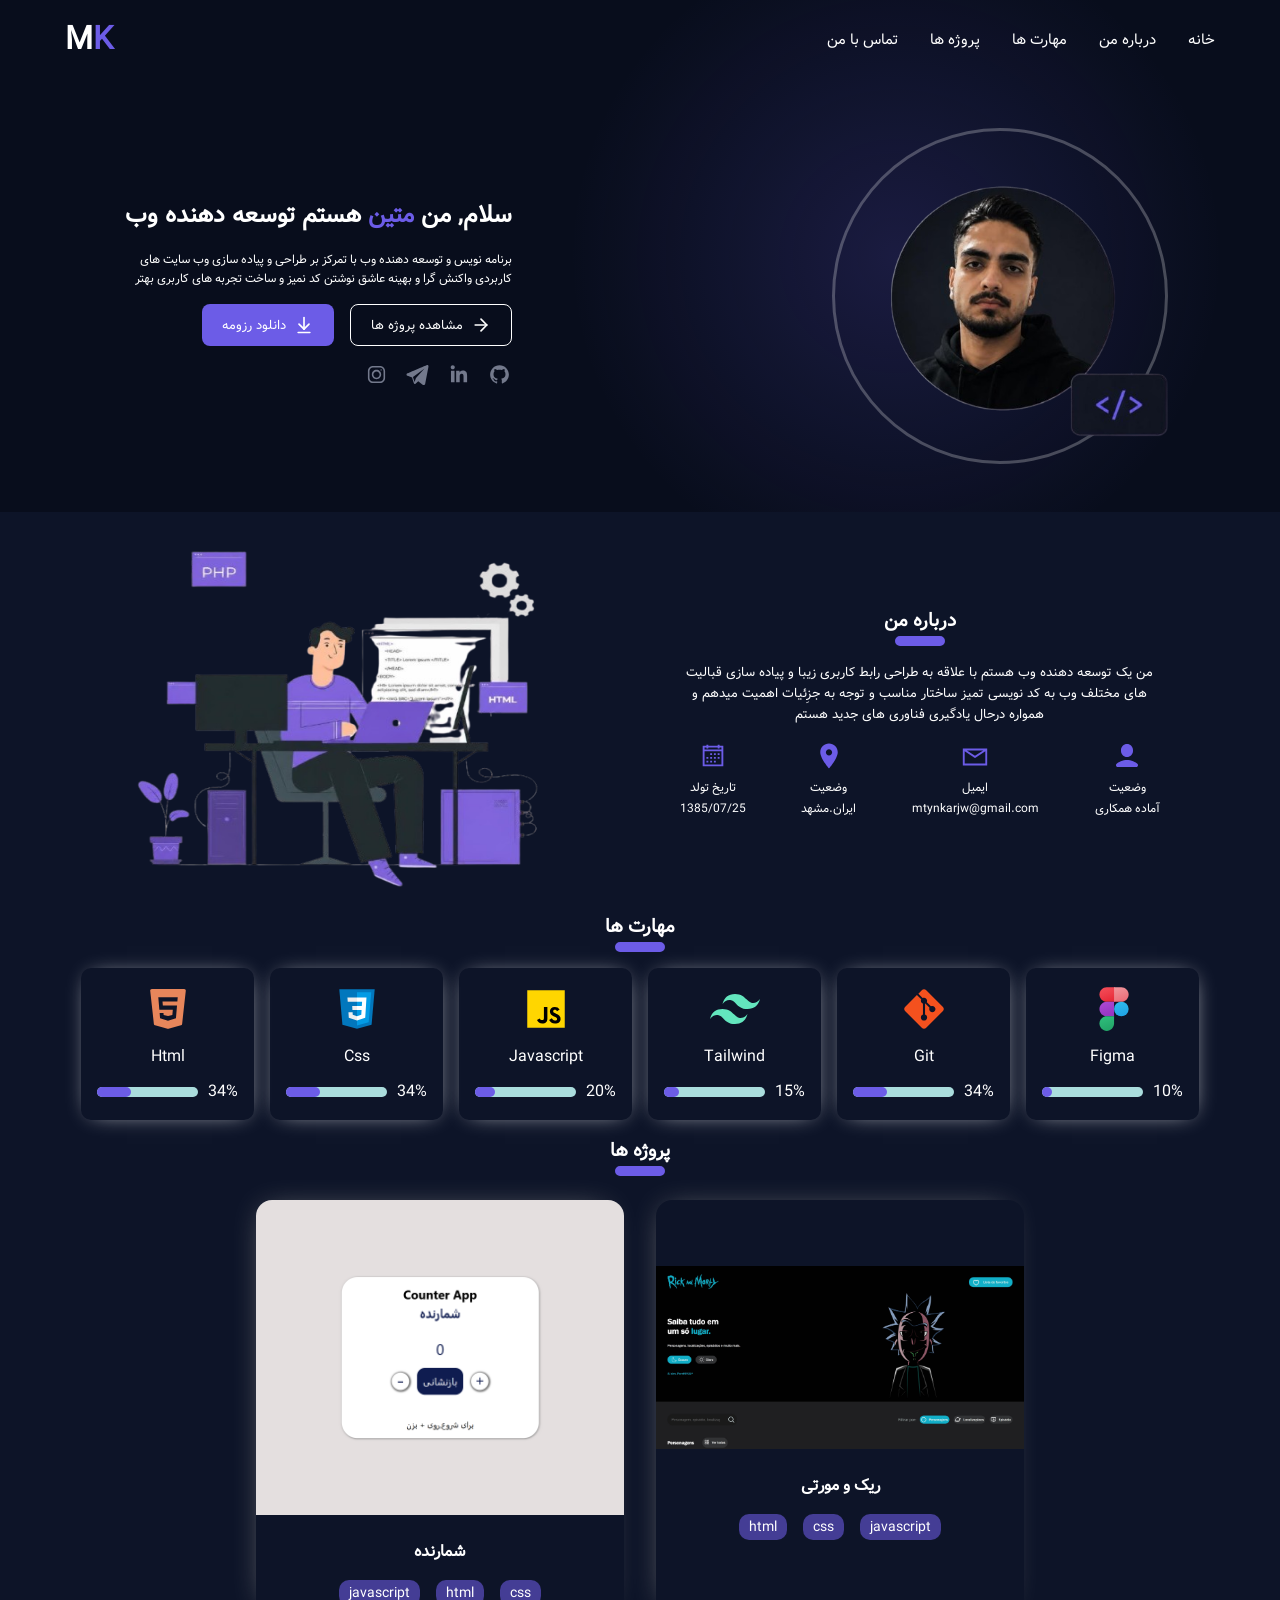
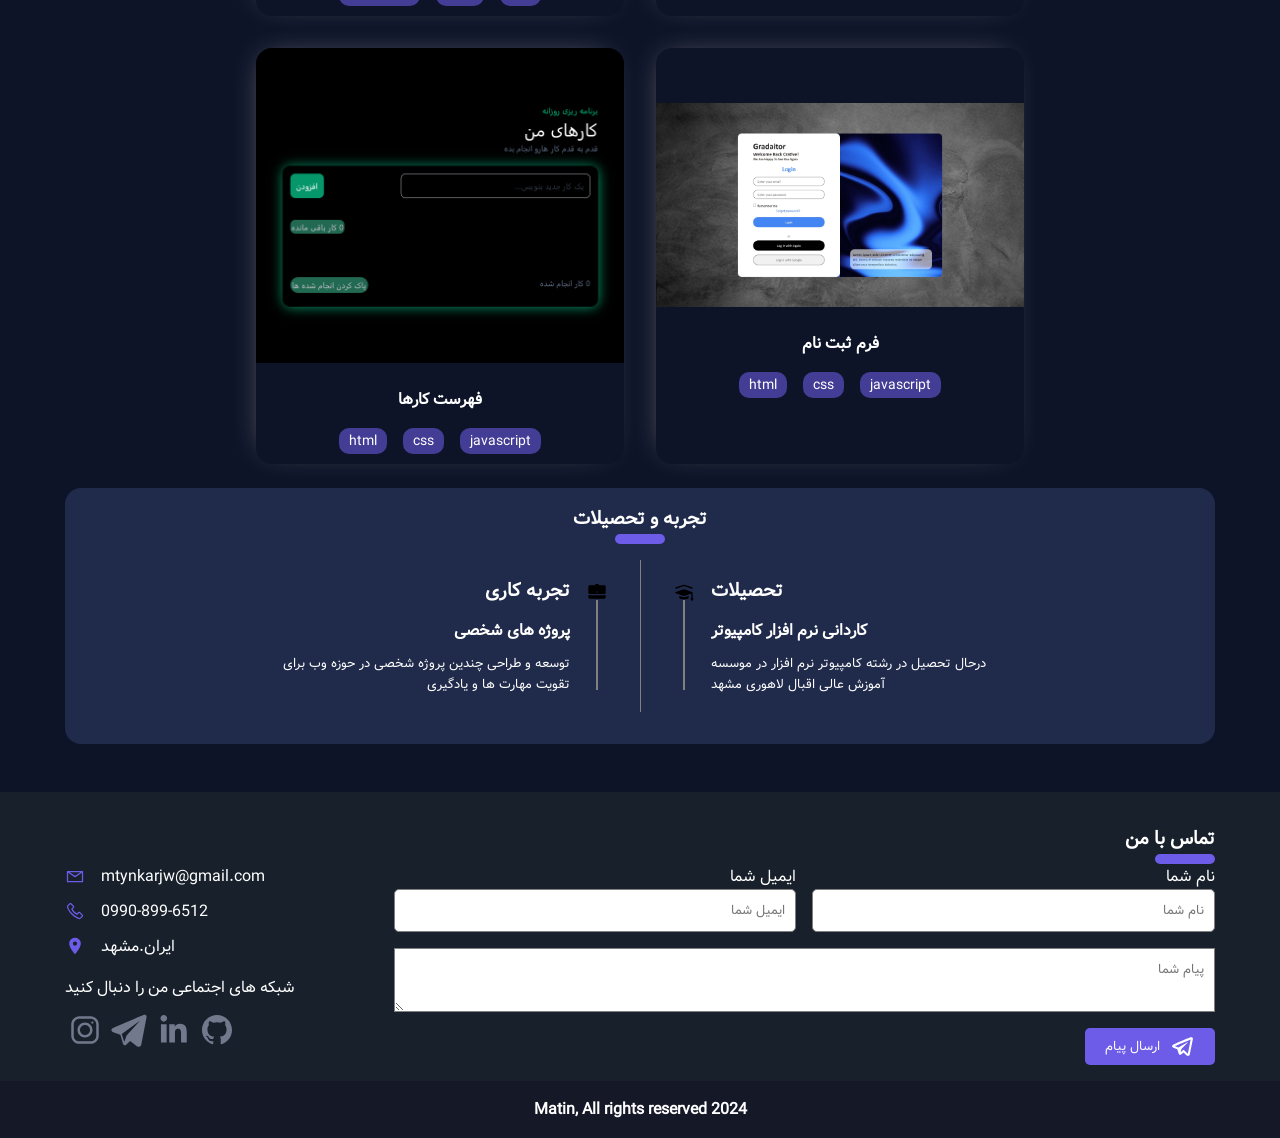
<file: index.html>
<!DOCTYPE html>
<html lang="en">
<head>
    <meta charset="UTF-8">
    <meta name="viewport" content="width=device-width, initial-scale=1.0">
    <title></title>
    <link rel="stylesheet" href="./Style/Home.css">
</head>
<body>
    <header id="header">
        <div class="mobile-menu">
            <img src="./IMG/close.svg" alt="close-icon">
            <nav>
                <ul>
                    <li><a href="index.html">خانه</a></li>
                    <li><a href="#about-me">درباره من</a></li>
                    <li><a href="#skills">مهارت ها</a></li>
                    <li><a href="#Projects">پروژه ها</a></li>
                    <li><a href="#contact-me">تماس با من</a></li>
                </ul>
            </nav>
            <h1>M<span>K</span></h1>
        </div>
        <div class="container">
            <div class="container__menuLogo">
                <nav>
                    <ul>
                        <li><a href="index.html">خانه</a></li>
                        <li><a href="#about-me">درباره من</a></li>
                        <li><a href="#skills">مهارت ها</a></li>
                        <li><a href="#Projects">پروژه ها</a></li>
                        <li><a href="#contact-me">تماس با من</a></li>
                    </ul>
                </nav>
                <img src="./IMG/menu.svg" alt="menu-icon" class="menu-header">
                <h1>M<span>K</span></h1>
            </div>
            <div class="container__titleImg">
                <div class="container__titleImg__pictore">
                    <div class="container__titleImg__border-img">
                        <img src="./IMG/profie.png" alt="">
                    </div>
                </div>
                <div class="container__titleImg__title">
                    <h2>سلام, من <span>متین </span>هستم توسعه دهنده وب </h2>
                    <p>برنامه نویس و توسعه دهنده وب با تمرکز بر طراحی و پیاده سازی وب سایت های کاربردی واکنش گرا و بهینه عاشق نوشتن کد نمیز و ساخت تجربه های کاربری بهتر</p>
                    <div class="container__titleImg__title--btns">
                        <button class="container__titleImg__title--btnsee" onclick="btnProject()">
                            <svg xmlns="http://www.w3.org/2000/svg" width="24" height="24" viewBox="0 0 24 24" fill="none" stroke="#fff" stroke-width="2" stroke-linecap="round" stroke-linejoin="round" class="lucide lucide-arrow-right-icon lucide-arrow-right"><path d="M5 12h14"/><path d="m12 5 7 7-7 7"/></svg>
                            مشاهده پروژه ها
                        </button>
                        <button class="container__titleImg__title--btnDownload" onclick="btndownload()">
                            <svg xmlns="http://www.w3.org/2000/svg" width="24" height="24" viewBox="0 0 24 24" fill="none" stroke="#fff" stroke-width="2" stroke-linecap="round" stroke-linejoin="round" class="lucide lucide-arrow-down-to-line-icon lucide-arrow-down-to-line"><path d="M12 17V3"/><path d="m6 11 6 6 6-6"/><path d="M19 21H5"/></svg>
                            دانلود رزومه
                        </button>
                    </div>
                    <div class="container__titleImg__title--icons">
                        <a href="#"><img src="./IMG/github.svg" alt="Github"></a>
                        <a href="#"><img src="./IMG/linkedin.svg" alt="linkedin"></a>
                        <a href="#"><img src="./IMG/telegram.svg" alt="telegram"></a>
                        <a href="#"><img src="./IMG/instagram.svg" alt="instagram"></a>
                    </div>
                </div>
            </div>
        </div>
    </header>
    <main>
        <div class="container">
            <section class="about-me" id="about-me">
                <div class="about-me__information">
                    <h3>درباره من</h3>
                    <small>من یک توسعه دهنده وب هستم با علاقه به طراحی رابط کاربری زیبا و پیاده سازی قبالیت های مختلف وب به کد نویسی تمیز ساختار مناسب و توجه به جزِئیات اهمیت  میدهم و همواره درحال یادگیری فناوری های جدید هستم</small>
                    <div class="about-me__nav-carts">
                        <div class="about-me__cart">
                            <img src="./IMG/user.svg" alt="user-icone">
                            <p>وضعیت</p>
                            <p>آماده همکاری</p>
                        </div>
                        <div class="about-me__cart">
                            <img src="./IMG/email.svg" alt="email-icone">
                            <p>ایمیل</p>
                            <p>mtynkarjw@gmail.com</p>
                        </div>
                        <div class="about-me__cart">
                            <img src="./IMG/location.svg" alt="location-icone">
                            <p>وضعیت</p>
                            <p>ایران.مشهد</p>
                        </div>
                        <div class="about-me__cart">
                            <img src="./IMG/calendar.svg" alt="calendar-icone">
                            <p>تاریخ تولد</p>
                            <p>1385/07/25</p>
                        </div>
                    </div>
                </div>
                <div class="about-me__image">
                    <img src="./IMG/pc-main.png" alt="pc-main">
                </div>
            </section>
            <section class="skills" id="skills">
                <h3>مهارت ها</h3>
                <div class="skills__carts">
                    <div class="skills__cart">
                        <img src="./IMG/figma.svg" alt="figma-icon">
                        <p>Figma</p>
                        <div class="skills__nav">
                            <p>0%</p>
                            <div class="skills__skill-bar">
                                <div class="skills__skill-progress--figma" data-percent="80"></div>
                            </div>
                        </div>
                    </div>
                    <div class="skills__cart">
                        <img src="./IMG/git.svg" alt="git-icon">
                        <p>Git</p>
                        <div class="skills__nav">
                            <p>0%</p>
                            <div class="skills__skill-bar">
                                <div class="skills__skill-progress--git" data-percent="40"></div>
                            </div>
                        </div>
                    </div>
                    <div class="skills__cart">
                        <img src="./IMG/tailwind-css.svg" alt="tailwindcss-icon">
                        <p>Tailwind</p>
                        <div class="skills__nav">
                            <p>0%</p>
                            <div class="skills__skill-bar">
                                <div class="skills__skill-progress--tailwind" data-percent="20"></div>
                            </div>
                        </div>
                    </div>
                    <div class="skills__cart">
                        <img src="./IMG/javascript.svg" alt="javascript-icon">
                        <p>Javascript</p>
                        <div class="skills__nav">
                            <p>0%</p>
                            <div class="skills__skill-bar">
                                <div class="skills__skill-progress-javascript" data-percent="10"></div>
                            </div>
                        </div>
                    </div>
                    <div class="skills__cart">
                        <img src="./IMG/css3.svg" alt="css-icon">
                        <p>Css</p>
                        <div class="skills__nav">
                            <p>0%</p>
                            <div class="skills__skill-bar">
                                <div class="skills__skill-progress--css" data-percent="90"></div>
                            </div>
                        </div>
                    </div>
                    <div class="skills__cart">
                        <img src="./IMG/html.svg" alt="html-icon">
                        <p>Html</p>
                        <div class="skills__nav">
                            <p>%</p>
                            <div class="skills__skill-bar">
                                <div class="skills__skill-progress--html" data-percent="95"></div>
                            </div>
                        </div>
                    </div>
                </div> 
            </section>
            <section class="Projects" id="Projects">
                <h3>پروژه ها</h3>
                <div class="Projects__carts">
                    <div class="Projects__cart">
                        <a href="Projects/پروژه 9 - ریک مورتی/index.html">
                            <img src="./IMG/Rick.jpg" alt="Rick">
                        </a>
                        <h4>ریک و مورتی</h4>
                        <div class="Projects__filter-p">
                            <p>javascript</p>
                            <p>css</p>
                            <p>html</p>
                        </div>
                    </div>
                    <div class="Projects__cart">
                        <a href="Projects/Counter App/index.html">
                            <img src="./IMG/counter.png" alt="counter">
                        </a>
                        <h4>شمارنده</h4>
                        <div class="Projects__filter-p">
                            <p>css</p>
                            <p>html</p>
                            <p>javascript</p>
                        </div>
                    </div>
                    <div class="Projects__cart">
                        <a href="./Projects/پروژه 03 - فرم2/index.html">
                            <img src="./IMG/Form.jpg" alt="Form">
                        </a>
                        <h4>فرم ثبت نام</h4>
                        <div class="Projects__filter-p">
                            <p>javascript</p>
                            <p>css</p>
                            <p>html</p>
                        </div>
                    </div>
                    <div class="Projects__cart">
                        <a href="Projects/To Do List/index.html">
                            <img src="IMG/Todo list.png" alt="Todo list">
                        </a>
                        <h4>فهرست کارها</h4>
                        <div class="Projects__filter-p">
                            <p>javascript</p>
                            <p>css</p>
                            <p>html</p>
                        </div>
                    </div>
                </div>
            </section>
            <section class="Experience-Education">
                <h3>تجربه و تحصیلات</h3>
                <div class="Experience-Education__nav">
                    <div class="Experience-Education__experience">
                        <div class="Experience-Education__title">
                            <h3>تحصیلات</h3>
                            <h4>کاردانی نرم افزار کامپیوتر</h4>
                            <small>درحال تحصیل در رشته کامپیوتر نرم افزار در موسسه آموزش عالی اقبال لاهوری مشهد</small>
                        </div>
                        <div class="Experience-Education__image">
                            <img src="./IMG/student_center.svg" alt="student-icone">
                        </div>
                    </div>
                    <div class="Experience-Education__education">
                        <div class="Experience-Education__image">
                            <img src="./IMG/briefcase.svg" alt="briefcase-icone">
                        </div>
                        <div class="Experience-Education__title">
                            <h3>تجربه کاری</h3>
                            <h4>پروژه های شخصی</h4>
                            <small>توسعه و طراحی چندین پروژه شخصی در حوزه وب برای تقویت مهارت ها و یادگیری</small>
                        </div>
                    </div>
                </div>
            </section>
        </div>
    </main>
    <footer>
        <div class="container">
            <section class="contact-me">
                <h3>تماس با من</h3>
                <div class="contact-me__nav">
                    <div class="contact-me__inputs">
                        <form action="" class="contact-me__form">
                            <div>
                                <label for="name">
                                    نام شما
                                    <input type="text" placeholder="نام شما" id="name" class="contact-me__input-name">
                                </label>
                                <label for="">
                                    ایمیل شما
                                    <input type="text" placeholder="ایمیل شما" class="contact-me__input-email">
                                </label>
                            </div>
                            <div>
                                <textarea name="" id="" placeholder="پیام شما" class="contact-me__input-comments"></textarea>
                            </div>
                            <div>
                                <button class="contact-me__btn" type="submit">
                                    <img src="./IMG/telegram_app.svg" alt="telegram-icon">
                                    ارسال پیام
                                </button>
                            </div>
                        </form>
                    </div>
                    <div class="contact-me__titls" id="contact-me">
                        <div class="contact-me__information">
                            <p>
                                mtynkarjw@gmail.com
                                <img src="./IMG/email.svg" alt="email-icon">
                            </p>
                            <p>
                                0990-899-6512
                                <img src="./IMG/phone.svg" alt="phone-icon">
                            </p>
                            <p>
                                ایران.مشهد
                                <img src="./IMG/location.svg" alt="location-icon">
                            </p>
                        </div>
                        <div class="contact-me__social-networks">
                            <p>شبکه های اجتماعی من را دنبال کنید</p>
                            <div class="contact-me__nav-icon">
                                <a href="#"><img src="./IMG/github.svg" alt="Github"></a>
                                <a href="#"><img src="./IMG/linkedin.svg" alt="linkedin"></a>
                                <a href="#"><img src="./IMG/telegram.svg" alt="telegram"></a>
                                <a href="#"><img src="./IMG/instagram.svg" alt="instagram"></a>
                            </div>
                        </div>
                    </div>
                </div>
            </section>
        </div>
        <div class="box-color">
            <h4>2024 Matin, All rights reserved</h4>
        </div>
    </footer>
    <script src="./JS/js.js"></script>
</body>
</html>
</file>
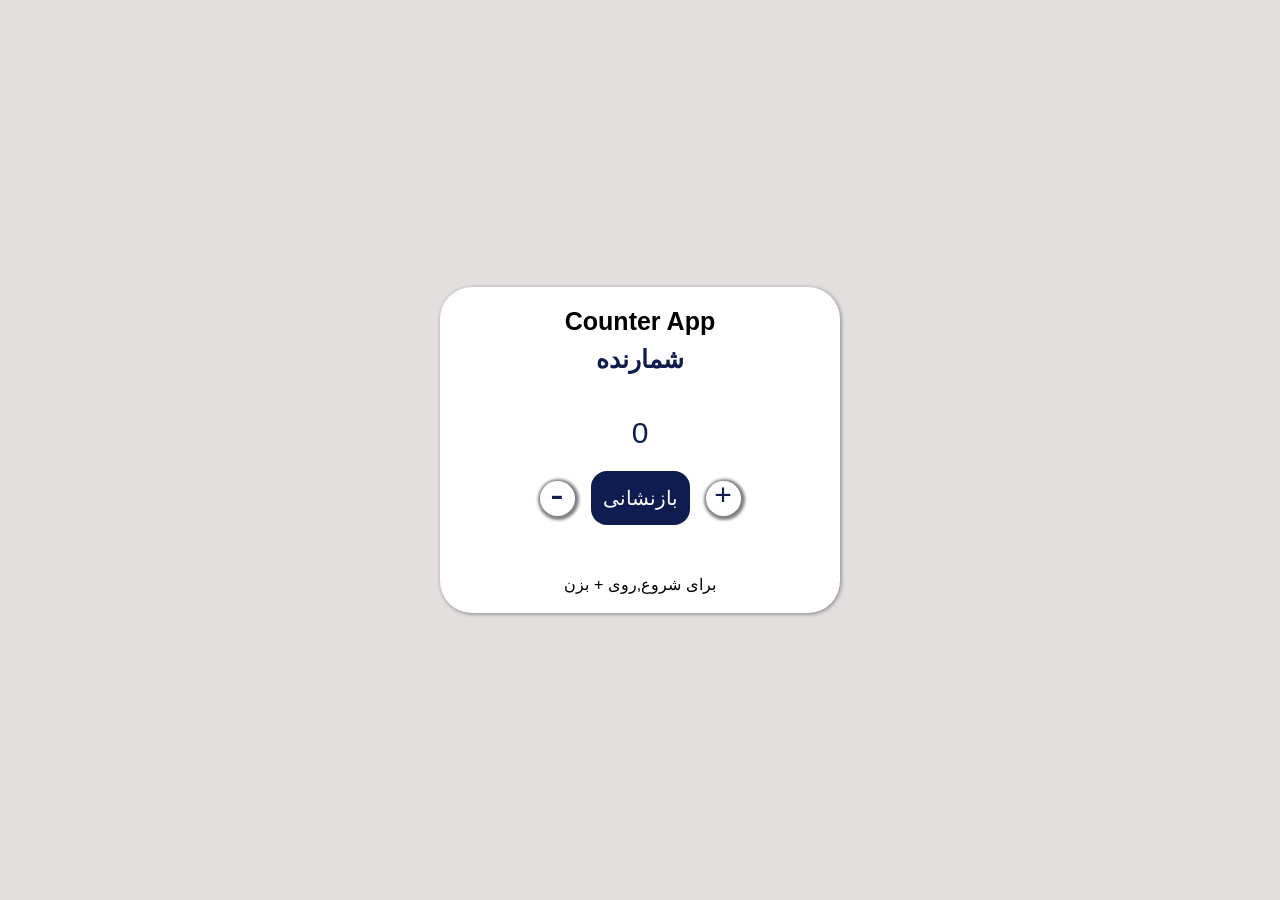
<file: Projects/Counter App/index.html>
<!DOCTYPE html>
<html lang="en">
<head>
    <meta charset="UTF-8">
    <meta name="viewport" content="width=device-width, initial-scale=1.0">
    <title>Counter App</title>
    <link rel="stylesheet" href="./src/output.css">
</head>
<body class="w-full m-0 h-[100vh] bg-[#e4dfdf] flex justify-center items-center">
    <div class="w-[25rem] bg-white shadow-[1px_1px_4px_0px_gray] flex flex-col rounded-[2rem]">
        <div class="p-4 text-center">
            <h2 class="text-[25px] font-bold">Counter App</h2>
            <h2 class="text-[25px] font-bold text-[#0f1c50]">شمارنده</h2>
        </div>
        <div class="p-4">
            <div class="Counter text-center text-[30px] text-[#0f1c50]"></div>
            <div class="p-4 flex gap-4 justify-center items-center">
                <button class="minus text-[#0f1c50] shadow-[1px_1px_3px_3px_gray] bg-white w-[35px] h-[35px] rounded-[2rem] flex justify-center items-center text-[40px] pb-[8px] cursor-pointer select-none">-</button>
                <div class="btn-Counter text-[20px] bg-[#0f1c50] text-white p-3 rounded-[1rem] cursor-pointer">بازنشانی</div>
                <button class="Addition text-[#0f1c50] shadow-[1px_1px_3px_3px_gray] bg-white w-[35px] h-[35px] rounded-[2rem] flex justify-center items-center text-[30px] pb-[8px] select-none cursor-pointer">+</button>
            </div>
        </div>
        <div class="p-4 text-center">
            <p>برای شروع,روی + بزن</p>
        </div>
    </div>
    <script src="./Js/main.js"></script>
</body>
</html>
</file>
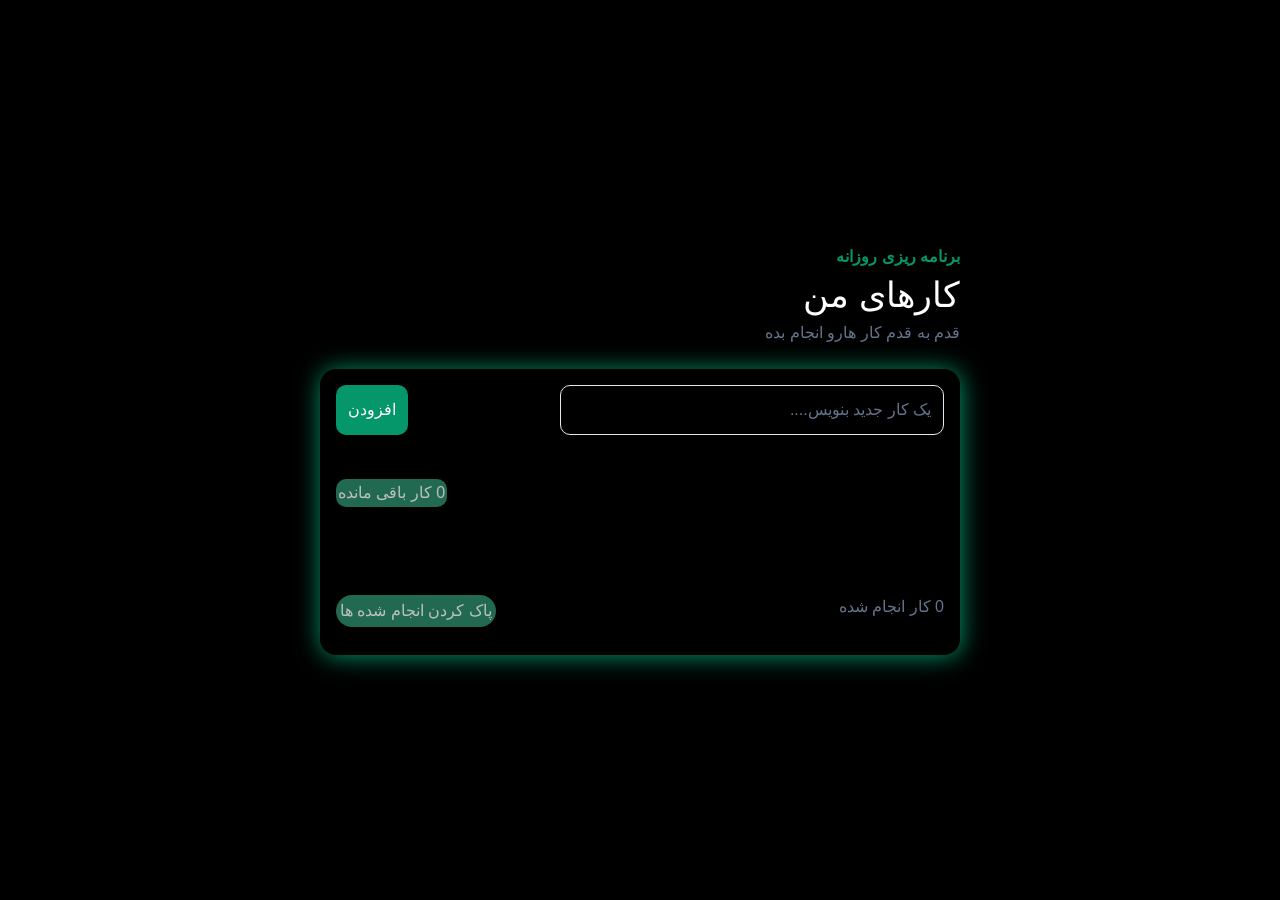
<file: Projects/To Do List/index.html>
<!DOCTYPE html>
<html lang="fa" dir="rtl">
<head>
    <meta charset="UTF-8">
    <meta name="viewport" content="width=device-width, initial-scale=1.0">
    <title>To Do List</title>
    <link rel="stylesheet" href="./src/output.css">
</head>
<body class="flex justify-center items-center h-[100vh] bg-black">
    <div class="w-[100%] max-w-[40rem]">
        <p class="text-[#059669] font-[700]">برنامه ریزی روزانه</p>
        <p class="text-[35px] text-white">کارهای من</p>
        <p class="text-[#64748B]">قدم به قدم کار هارو انجام بده</p>
        <div class="flex flex-col justify-between shadow-[1px_1px_25px_0px_#059669] rounded-[1rem] mt-6">
            <div class=" p-4 mb-3 flex justify-between">
                <input id="input-work" type="text" placeholder="یک کار جدید بنویس...." class="w-[24rem] p-3 border-[1px] border-[#E2E8F0] outline-none rounded-[10px] text-[#64748B]">
                <button type="button" id="btn-add" class="bg-[#059669] p-3 border-none rounded-[10px] text-white">افزودن</button>
            </div>
            <div class=" p-4 mb-3 flex justify-between">
                <p>امروز</p>
                <p class="bg-[#226951] rounded-[10px] p-0.5 text-[#bdbfc2]"><span id="counter-Baghi">0</span> کار باقی مانده</p>
            </div>
            <div class=" p-4 mb-3">
                <div>
                    <ul id="list">
                     
                    </ul>
                </div>
            </div>
            <div class=" p-4 mb-3 flex justify-between ">
                <p class="text-[#64748B]"><span id="counter-shode">0</span> کار انجام شده</p>
                <p id="btn-clear" class="text-[#bdbfc2] bg-[#226951] rounded-3xl p-1">پاک کردن انجام شده ها</p>
            </div>
        </div>
    </div>
    <script src="./index.js"></script>
</body>
</html>
</file>
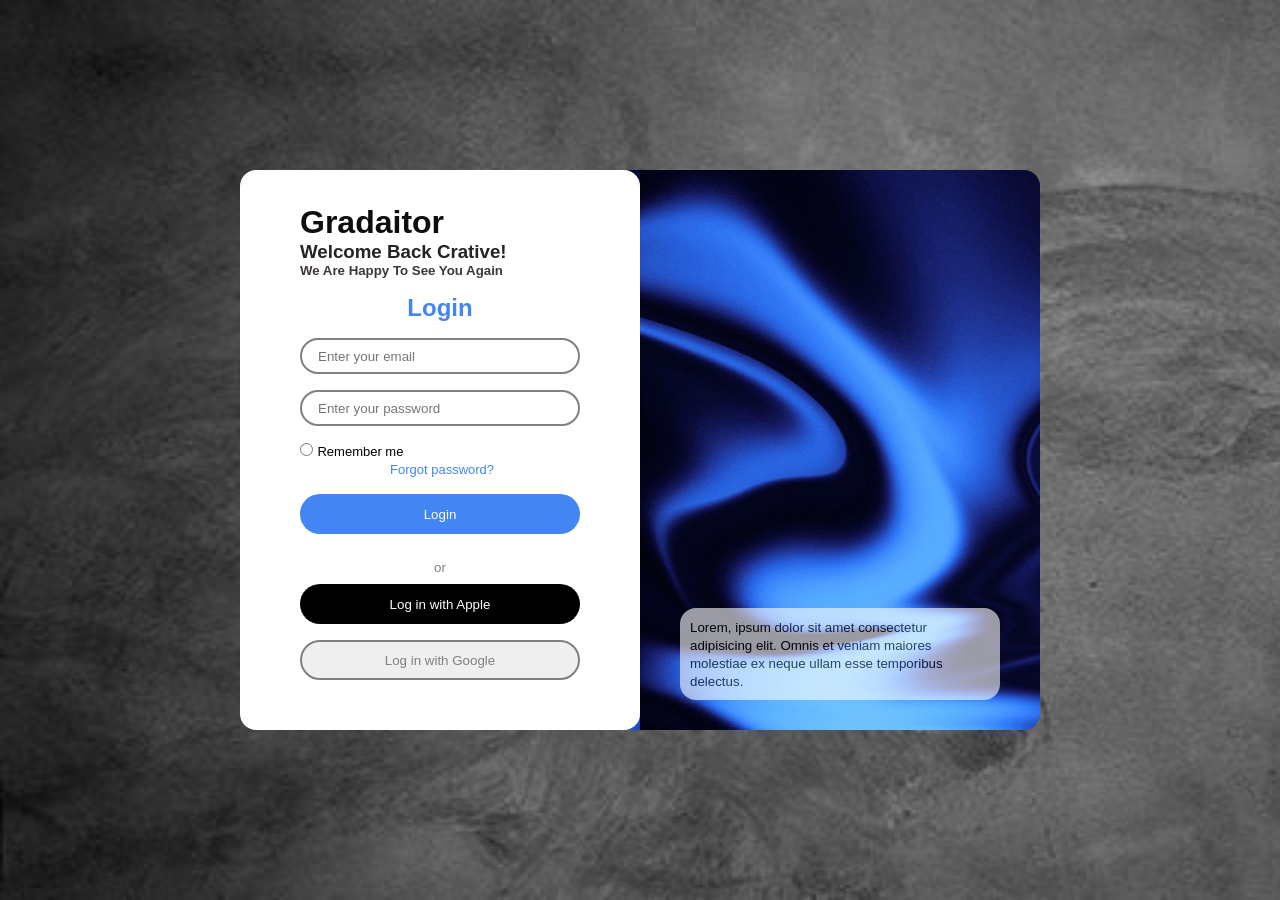
<file: Projects/پروژه 03 - فرم2/index.html>
<!DOCTYPE html>
<html lang="en">
<head>
    <meta charset="UTF-8">
    <meta name="viewport" content="width=device-width, initial-scale=1.0">
    <title></title>
    <link rel="stylesheet" href="./index.css">
</head>
<body>
    <div class="container">
        <div class="page-left">
            <div class="box-title">
                <h1>Gradaitor</h1>
                <h3>Welcome Back Crative!</h3>
                <h5>We Are Happy To See You Again</h5>
            </div>
            <div class="box-login">
                <h2>Login</h2>
                <form action="#" class="form">
                    <div>
                        <input type="Email" placeholder="Enter your email" class="inp">
                    </div>
                    <div>
                        <input type="password" placeholder="Enter your password" class="inp">
                    </div>
                    <div>
                        <input type="radio" id="radio">
                        <label for="radio">Remember me</label>
                        <p>Forgot password?</p>
                    </div>
                    <div>
                        <button type="submit">Login</button>
                    </div>
                </form>
            </div>
            <div class="box-or">
                <small>or</small>
            </div>
            <div class="box-email">
                <button type="submit">Log in with Apple</button>
                <button type="submit">Log in with Google</button>
            </div>
        </div>
        <div class="page-right">
            <div class="box-lorem"><small>Lorem, ipsum dolor sit amet consectetur adipisicing elit. Omnis et veniam maiores molestiae ex neque ullam esse temporibus delectus.</small></div>
        </div>
    </div>
</body>
</html>
</file>
<file: Style/Home.css>
*{
    box-sizing: border-box;
    margin: 0;
    padding: 0;
    scroll-behavior: smooth;
    direction: rtl;
}
@font-face {
    font-family: Vazir;
    src: url(../FONT/Vazir.ttf);
}
.container{
    max-width: 1150px;
    margin: auto;
    font-family: vazir;
}
/* START HEADER */
header{
    background: radial-gradient(circle at 70% 50%, rgba(108, 92, 231, 0.18), transparent 35% ),#080D1C;
}
.container__menuLogo{
    height: 5rem;
    display: flex;
    justify-content: space-between;
    align-items: center;
    margin-bottom: 3rem;
    color: white;
}
.container__menuLogo h1{
    cursor: default;
}
.container__menuLogo h1>span{
    color: #6c5ce7;
}
.container__menuLogo ul{
    display: flex;
    gap: 2rem;
    list-style: none;
    font-size: 15px;
}
.container__menuLogo a{
    text-decoration: none;
    color:#FFFFFF ;
}
.container__menuLogo a:hover{
    color: #6c5ce7;
}
.menu-header{
    width: 35px;
    display: none;
}
.mobile-menu{
    background-color: #18202be1;
    position: fixed;
    right: -15rem;
    top: 0;
    bottom:0;
    width: 100%;
    max-width: 15rem;
    z-index: 1;
    transition: .5s ease;
}
.mobile-menu h1{
    color: white;
    font-family: Vazir;
    font-size: 3rem;
    text-align: center;
    margin-top: 11rem;
}
.mobile-menu span{
    color: #6c5ce7;
}
.mobile-menu img{
    width: 25px;
    margin-right: auto;
    margin-top: 10px;
    margin-left: 10px;
    display: block;
}
.mobile-menu nav{

}
.mobile-menu ul{
    padding: 2rem;
    list-style: none;
}
.mobile-menu li{
    margin-bottom: 1rem;
    padding: 10px;
    border-radius: 1rem;
    background-image: linear-gradient(to right ,  #6c5ce7, #151827);
    background-size: 0 100%;
    background-repeat: no-repeat;
    background-position: right;
    transition: background-size 0.5s ease;
}
.mobile-menu li:hover{
    background-size: 100% 100%;
}
.mobile-menu a{
    text-decoration: none;
    font-family: Vazir;
    color: white;
}
.container__titleImg{
    width: 100%;
    display: flex;
    justify-content: center;
    align-items: center;
    gap: 20rem;
    padding-bottom: 3rem;
}
.container__titleImg__title{
    max-width: 25rem;
    display: flex;
    flex-direction: column;
    gap: 1rem;
    color: white;
}
.container__titleImg__title h2>span{
    color: #6c5ce7;
}
.container__titleImg__title p{
    font-size: 12px;
}
.container__titleImg__title--btns{
    display: flex;
    gap: 1rem;
}
.container__titleImg__title--btns svg{
    width: 20px;
}
.container__titleImg__title--btns button{
    border-radius: 8px;
    padding: 8px 20px 8px 20px;
    display: flex;
    justify-content: center;
    align-items: center;
    gap: 8px;
    font-family: Vazir;
    color: white;
}
.container__titleImg__title--btnsee{
    background-color: transparent;
    border: 1px solid white;
    transition: .3s ease;
}
.container__titleImg__title--btnsee:hover{
    background-color: #6c5ce7;
}
.container__titleImg__title--btnDownload{
    background-color: #6c5ce7;
    border: none;
    transition: .3s ease;
}
.container__titleImg__title--btnDownload:hover{
    box-shadow: 1px 1px 20px -6px white;
}
.container__titleImg__title--icons{
    display: flex;
    gap: 1rem;
}
.container__titleImg__title--icons img{
    width: 25px;
    transition: .3s ease;
}
.container__titleImg__title--icons img:hover{
    background-color: #6c5ce764;
    border-radius: 50%;
    padding: 1px;
}
.container__titleImg__pictore img{
    width: 25rem;
}
.container__titleImg__border-img{
    border: 3px solid rgb(244 244 244 / 26%);
    width: 21rem;
    border-radius: 50%;
    display: flex;
    justify-content: center;
    align-items: center;
    transition: .5s ease;
}
/* END HEADER */
/* START MAIN */
main{
    background-color: #0D1428;
    color: white;
    padding-bottom: 3rem;
}
.about-me{
    display: flex;
    justify-content: space-around;
    align-items: center;
}
.about-me__information{
    display: flex;
    flex-direction: column;
    gap: 1rem;
    max-width: 30rem;
}
.about-me__information h3{
    text-align: center;
}
.about-me__information h3::after{
    content: "";
    display: block;
    margin: auto;
    border: 5px solid #6c5ce7;
    width: 40px;
    border-radius: 1rem;
}
.about-me__information small{
    text-align: center;
}
.about-me__nav-carts{
    display: flex;
    justify-content: space-between;
}
.about-me__cart{
    display: flex;
    flex-direction: column;
    justify-content: center;
    align-items: center;
    gap: 2px;
}
.about-me__cart img{
    width: 30px;
    margin-bottom: 5px;
}
.about-me__cart p {
    font-size: 12px;
}
.about-me__image{
    display: flex;
    justify-content: center;
    align-items: center;
}
.about-me__image img{
    width: 28rem;
    height: 25rem;
}
.skills h3{
    text-align: center;
}
.skills h3::after{
    content: "";
    display: block;
    margin: auto;
    border: 5px solid #6c5ce7;
    width: 40px;
    border-radius: 1rem;
}
.skills__carts{
    width: 100%;
    padding: 1rem;
    display: flex;
    gap: 1rem;
}
.skills__cart{
    padding: 1rem;
    display: flex;
    justify-content: center;
    align-items: center;
    flex-direction: column;
    gap: 10px;
    width: 100%;
    max-width: 13rem;
    border-radius: 10px;
    box-shadow: 1px 1px 22px -10px white;
}
.skills__cart img{
    width: 50px;
}
.skills__nav{
    display: flex;
    justify-content: center;
    align-items: center;
    gap: 10px;
    width: 100%;
}
.skills__skill-bar{
    direction: ltr;
    width: 100%;
    height: 10px;
    background-color: #add;
    border-radius: 10px;
}
.skills__skill-progress--figma{
    width: 0%;
    height: 100%;
    background-color: #6c5ce7;
    border-radius: 10px;
}
.skills__skill-progress--git{
    width: 0%;
    height: 100%;
    background-color: #6c5ce7;
    border-radius: 10px;
}
.skills__skill-progress--tailwind{
    width: 0%;
    height: 100%;
    background-color: #6c5ce7;
    border-radius: 10px;
}
.skills__skill-progress-javascript{
    width: 0%;
    height: 100%;
    background-color: #6c5ce7;
    border-radius: 10px;
}
.skills__skill-progress--css{
    width: 0%;
    height: 100%;
    background-color: #6c5ce7;
    border-radius: 10px;
}
.skills__skill-progress--html{
    width: 0%;
    height: 100%;
    background-color: #6c5ce7;
    border-radius: 10px;
}
.Projects h3{
    text-align: center;
}   
.Projects h3::after{
    content: "";
    display: block;
    margin: auto;
    border: 5px solid #6c5ce7;
    width: 40px;
    border-radius: 2rem;
}
.Projects__carts{
    width: 100%;
    padding-bottom: 1.5rem;
    padding-top: 1.5rem;
    display: flex;
    flex-wrap: wrap;
    justify-content: center;
    gap: 2rem;
}
.Projects__cart{
    display: flex;
    flex-direction: column;
    justify-content: center;
    align-items: center;
    border-radius: 1rem;
    overflow: hidden;
    gap: 1rem;
    box-shadow: -5px -3px 31px -15px gray;
    width: 100%;
    max-width: 23rem;
}
.Projects__cart:hover img{
    transition: .5s ease;
    transform: scale(1.05);
    cursor: pointer;
    background-size: cover;
}
.Projects__cart img{
    transition: .5s ease;
    width: 100%;
    background-size: contain;
}
.Projects__cart small{
    text-align: center;
    font-size: 12px;
    padding-inline: 10px;
}
.Projects__filter-p{
    display: flex;
    gap: 1rem;
    padding-bottom: 10px;
}
.Projects__filter-p p{
    background-color: #6c5ce792;
    border-radius: 10px;
    padding: 2px 10px 2px 10px;
    font-size: 14px;
    color: white;
}
/* END MAIN */
/* START FOOTER */
footer{
    font-family: Vazir;
    background-color: #18202B;
    color: white;
}
.Experience-Education{
    background-color: #202A4A;
    width: 100%;
    padding: 1rem;
    border-radius: 1rem;
}
.Experience-Education>h3{
    text-align: center;
}
.Experience-Education>h3::after{
    content: "";
    display: block;
    margin: auto;
    border: 5px solid #6c5ce7;
    width: 40px;
    border-radius: 2rem;
}
.Experience-Education__nav{
    padding: 1rem;
    display: flex;
}
.Experience-Education__experience{
    width: 100%;
    padding: 1rem;
    display: flex;
    justify-content: end;
    text-align: end;
    border-left: 1px solid gray;
}
.Experience-Education__title h3{
    padding-bottom: 12px;
}
.Experience-Education__title h4{
    padding-bottom: 10px;
}
.Experience-Education__title small{
    display: inline-block;
    max-width: 19rem;
}
.Experience-Education__image{
    padding: 1rem;
    padding: 6px 17px 10px 17px;
}
.Experience-Education__image img{
    width: 20px;
}
.Experience-Education__image::after{
    content: "";
    display: block;
    border: 1px solid gray;
    width: 0px;
    height: 85%;
    margin: auto;
    position: relative;
    top: -10px;
}
.Experience-Education__education{
    width: 100%;
    padding: 1rem;
    display: flex;
    justify-content: start;
}
.contact-me{
    padding-top: 2rem;
}
.contact-me>h3::after{
    content: "";
    display: block;
    border: 5px solid #6c5ce7;
    width: 50px;
    border-radius: 2rem;
}
.contact-me__nav{
    display: flex;
}
.contact-me__inputs{
    width: 100%;
}
.contact-me__inputs div{
    display: flex;
    gap: 1rem;
    padding-bottom: 1rem;
}
.contact-me__inputs label{
    width: 100%;
}
.contact-me__inputs input{
    width: 100%;
    padding: 10px;
    border: 1px solid gray;
    border-radius: 5px;
    font-family: Vazir;
    outline: none;
}
.contact-me__inputs textarea{
    width: 100%;
    font-family: Vazir;
    border: 1px solid gray;
    outline: none;
    padding: 10px;
}
.contact-me__inputs button{
    background-color: #6c5ce7;
    display: flex;
    justify-content: center;
    align-items: center;
    gap: 10px;
    padding: 6px 20px 6px 20px;
    border: none;
    border-radius: 5px;
    font-family: Vazir;
    color: white;
}
button>img{
    width: 25px;
}
.contact-me__titls{
    width: 40%;
}
.contact-me__information{
    display: flex;
    flex-direction: column;
    gap: 10px;
}
.contact-me__information p {
    display: flex;
    justify-content: end;
    align-items: center;
    gap: 1rem;
}
.contact-me__information img{
    width: 20px;
}
.contact-me__social-networks{
    display: flex;
    flex-direction: column;
    align-items: end;
    padding-top: 1rem;
}
.contact-me__nav-icon{
    padding-top: 10px;
}
.contact-me__nav-icon img{
    width: 40px;
    transition: .3s ease;
}
.contact-me__nav-icon img:hover{
    background-color: #6c5ce764;
    border-radius: 50%;
    padding: 1px;
}
.box-color{
    text-align: center;
    background-color: #151827;
    color: white;
    padding-top: 1rem;
    padding-bottom: 1rem;
}
/* END FOOTER */


@media (max-width : 1024px) {
        .container{
        max-width: 900px;
    }
    .container__titleImg{
        gap: 7rem;
    }
}
@media (max-width : 768px) {
    .container{
        max-width: 680px;
    }
    .container__titleImg{
        gap: 1rem;
        justify-content: space-between;
    }
    .container__titleImg__pictore img{
        width: 20rem;
    }
    .container__titleImg__border-img {
        width: 17rem;
    }
    .container__titleImg__title {
        max-width: 20rem;
    }
    .about-me__image{
        display: none;
    }
    .skills__nav{
        font-size: 12px;
    }
    .Projects__filter-p p{
        font-size: 12px;
    }
    .contact-me__nav{
        flex-wrap: wrap;
    }
    .contact-me__titls{
        width: 100%;
    }
    .contact-me__information{
        flex-direction: row;
    }
    .contact-me__social-networks{
        flex-direction: row;
        align-items: center;
        gap: 2rem;
    }
}
@media (max-width : 426px) {
    .container{
        max-width: 365px;
    }
    .container__menuLogo{
        flex-wrap: wrap;
    }
    .container__titleImg{
        flex-wrap: wrap;
        justify-content: center;
    }
    .container__menuLogo nav{
        display: none;
    }
    .menu-header{
        display: block;
    }
    .container__titleImg__border-img img{
        width: 16rem;
    }
    .container__titleImg__border-img{
        width: 14rem;
    }
    .container__titleImg__title h2{
        font-size: 17px;
    }
    .container__titleImg__title p{
        font-family: 12px;
    }
    .container__titleImg__title--btns{
        flex-wrap: wrap;
    }
    .about-me__cart p{
        font-size: 10px;
    }
    .skills h3{
        padding-bottom: 1.2rem;
    }
    .skills__carts{
        flex-wrap: wrap;
        align-items: center;
        justify-content: center;
        padding: 0;
    }
    .skills__cart{
        width: 100%;
        max-width: 100%;
    }
    .Projects__carts{
        flex-wrap: wrap;
    }
    .Projects__cart{
        max-width: 25rem;
    }
    .Experience-Education__nav h3,h4{
        font-size: 14px;
    }
    .Experience-Education__experience{
        padding: 0;
    }
    .Experience-Education__education{
        padding: 0;
    }
    .contact-me__information{
        flex-direction: column;
        align-items: start;
    }
    .contact-me__social-networks{
        flex-direction: column;
        gap: 5px;
        align-items: start;
    }
    .contact-me__nav-icon{
        padding: 0;
    }
    .contact-me__inputs div{
        flex-wrap: wrap;
    }
    .container__menuLogo{
        margin-bottom: 1rem;
    }
    .about-me__information{
        padding-top: 2rem;
        padding-bottom: 2rem;
    }
}
</file>
<file: Projects/پروژه 03 - فرم2/index.css>
*{
    box-sizing: border-box;
    margin: 0;
    padding: 0;
    font-family: 'Gill Sans', 'Gill Sans MT', Calibri, 'Trebuchet MS', sans-serif;
}
body{
    display: flex;
    justify-content: center;
    align-items: center;
    height: 100vh;
    background-image: url(./abstract-background-texture-black-concrete-wall-Top.jpg);
    background-repeat: no-repeat;
    background-size: cover;
}
.container{
    width: 50rem;
    height: 35rem;
    display: flex;
    background-image: url(./photo_2026-07-13_20-39-41.jpg);
    background-size: contain;
    border-radius: 1rem;
}
.page-right{
    display: flex;
    flex-direction: column;
    align-items: center;
    justify-content: end;
    width: 50%;
    border-radius: 0 1rem 1rem 0;
}
.box-lorem{
    width: 80%;
    background-color: white;
    padding: 10px;
    border-radius: 1rem;
    margin: 30px;
    background-color: #ffffff;
    opacity: 0.6;
    filter: alpha(opacity=60);
}
.page-left{
    background-color: white;
    display: flex;
    flex-direction: column;
    align-items: center;
    justify-content: center;
    width: 50%;
    border-radius: 1rem;
}
.box-title{
    width: 70%;
}
.box-title :nth-child(1){
    color: #0E0C0C;
}
.box-title :nth-child(2){
    color: #262322;
}
.box-title :nth-child(3){
    color: #3D3836;
}
.box-login{
    width: 70%;
}
.box-login h2{
    text-align: center;
    padding: 1rem 0 1rem 0;
    color: rgb(67 133 243);
}
.form p{
    display: inline-block;
    padding-left: 90px;
    font-size:13px;
    color: rgb(67 133 243);
}
.form label{
    font-size:13px;
}
.form button{
    width: 100%;
    height: 2.5rem;
    outline: none;
    border: none;
    border-radius: 25px;
    margin: 1rem 0 1rem 0;
    color: gray;
    background-color: rgb(67 133 243);
    color: white;
}
.inp{
    width: 100%;
    height: 2rem;
    outline: none;
    border: none;
    border-radius: 25px;
    margin-bottom: 1rem;
    border: 2px solid gray;
    padding: 1rem;
}
.box-or{
    margin: 0.5rem 0 0.5rem 0;
    color: gray;
}
.box-email{
    width: 70%;
    display: flex;
    flex-direction: column;
}
.box-email :nth-child(1){
    width: 100%;
    height: 2.5rem;
    outline: none;
    border: none;
    border-radius: 25px;
    margin-bottom: 1rem;
    background-color: black;
    color: white;
}
.box-email :nth-child(2){
    width: 100%;
    height: 2.5rem;
    outline: none;
    border: none;
    border-radius: 25px;
    margin-bottom: 1rem;
    border: 2px solid gray;
    color: gray;
}
</file>
<file: Projects/Counter App/src/output.css>
/*! tailwindcss v4.3.3 | MIT License | https://tailwindcss.com */
@layer properties;
@layer theme, base, components, utilities;
@layer theme {
  :root, :host {
    --font-sans: -apple-system, BlinkMacSystemFont, "Segoe UI", Roboto, "Helvetica Neue",
      "Noto Sans", Arial, sans-serif, "Apple Color Emoji", "Segoe UI Emoji",
      "Segoe UI Symbol", "Noto Color Emoji";
    --font-mono: ui-monospace, SFMono-Regular, Menlo, Monaco, Consolas, "Liberation Mono",
      "Courier New", monospace;
    --color-red-50: oklch(97.1% 0.013 17.38);
    --color-red-100: oklch(93.6% 0.032 17.717);
    --color-red-200: oklch(88.5% 0.062 18.334);
    --color-red-500: oklch(63.7% 0.237 25.331);
    --color-red-900: oklch(39.6% 0.141 25.723);
    --color-red-950: oklch(25.8% 0.092 26.042);
    --color-amber-50: oklch(98.7% 0.022 95.277);
    --color-amber-300: oklch(87.9% 0.169 91.605);
    --color-amber-500: oklch(76.9% 0.188 70.08);
    --color-green-700: oklch(52.7% 0.154 150.069);
    --color-green-950: oklch(26.6% 0.065 152.934);
    --color-blue-50: oklch(97% 0.014 254.604);
    --color-blue-500: oklch(62.3% 0.214 259.815);
    --color-pink-600: oklch(59.2% 0.249 0.584);
    --color-white: #fff;
    --spacing: 0.25rem;
    --text-2xl: 1.5rem;
    --text-2xl--line-height: calc(2 / 1.5);
    --text-3xl: 1.875rem;
    --text-3xl--line-height: calc(2.25 / 1.875);
    --font-weight-bold: 700;
    --radius-2xl: 1rem;
    --default-font-family: var(--font-sans);
    --default-mono-font-family: var(--font-mono);
  }
}
@layer base {
  *, ::after, ::before, ::backdrop, ::file-selector-button {
    box-sizing: border-box;
    margin: 0;
    padding: 0;
    border: 0 solid;
  }
  html, :host {
    line-height: 1.5;
    -webkit-text-size-adjust: 100%;
    tab-size: 4;
    font-family: var(--default-font-family, -apple-system, BlinkMacSystemFont, "Segoe UI", Roboto, "Helvetica Neue", "Noto Sans", Arial, sans-serif, "Apple Color Emoji", "Segoe UI Emoji", "Segoe UI Symbol", "Noto Color Emoji");
    font-feature-settings: var(--default-font-feature-settings, normal);
    font-variation-settings: var(--default-font-variation-settings, normal);
    -webkit-tap-highlight-color: transparent;
  }
  hr {
    height: 0;
    color: inherit;
    border-top-width: 1px;
  }
  abbr:where([title]) {
    -webkit-text-decoration: underline dotted;
    text-decoration: underline dotted;
  }
  h1, h2, h3, h4, h5, h6 {
    font-size: inherit;
    font-weight: inherit;
  }
  a {
    color: inherit;
    -webkit-text-decoration: inherit;
    text-decoration: inherit;
  }
  b, strong {
    font-weight: bolder;
  }
  code, kbd, samp, pre {
    font-family: var(--default-mono-font-family, ui-monospace, SFMono-Regular, Menlo, Monaco, Consolas, "Liberation Mono", "Courier New", monospace);
    font-feature-settings: var(--default-mono-font-feature-settings, normal);
    font-variation-settings: var(--default-mono-font-variation-settings, normal);
    font-size: 1em;
  }
  small {
    font-size: 80%;
  }
  sub, sup {
    font-size: 75%;
    line-height: 0;
    position: relative;
    vertical-align: baseline;
  }
  sub {
    bottom: -0.25em;
  }
  sup {
    top: -0.5em;
  }
  table {
    text-indent: 0;
    border-color: inherit;
    border-collapse: collapse;
  }
  :-moz-focusring:where(:not(iframe)) {
    outline: auto;
  }
  progress {
    vertical-align: baseline;
  }
  summary {
    display: list-item;
  }
  ol, ul, menu {
    list-style: none;
  }
  img, svg, video, canvas, audio, iframe, embed, object {
    display: block;
    vertical-align: middle;
  }
  img, video {
    max-width: 100%;
    height: auto;
  }
  button, input, select, optgroup, textarea, ::file-selector-button {
    font: inherit;
    font-feature-settings: inherit;
    font-variation-settings: inherit;
    letter-spacing: inherit;
    color: inherit;
    border-radius: 0;
    background-color: transparent;
    opacity: 1;
  }
  :where(select:is([multiple], [size])) optgroup {
    font-weight: bolder;
  }
  :where(select:is([multiple], [size])) optgroup option {
    padding-inline-start: 20px;
  }
  ::file-selector-button {
    margin-inline-end: 4px;
  }
  ::placeholder {
    opacity: 1;
  }
  @supports (not (-webkit-appearance: -apple-pay-button))  or (contain-intrinsic-size: 1px) {
    ::placeholder {
      color: currentcolor;
      @supports (color: color-mix(in lab, red, red)) {
        color: color-mix(in oklab, currentcolor 50%, transparent);
      }
    }
  }
  textarea {
    resize: vertical;
  }
  ::-webkit-search-decoration {
    -webkit-appearance: none;
  }
  ::-webkit-date-and-time-value {
    min-height: 1lh;
    text-align: inherit;
  }
  ::-webkit-datetime-edit {
    display: inline-flex;
  }
  ::-webkit-datetime-edit-fields-wrapper {
    padding: 0;
  }
  ::-webkit-datetime-edit, ::-webkit-datetime-edit-year-field, ::-webkit-datetime-edit-month-field, ::-webkit-datetime-edit-day-field, ::-webkit-datetime-edit-hour-field, ::-webkit-datetime-edit-minute-field, ::-webkit-datetime-edit-second-field, ::-webkit-datetime-edit-millisecond-field, ::-webkit-datetime-edit-meridiem-field {
    padding-block: 0;
  }
  ::-webkit-calendar-picker-indicator {
    line-height: 1;
  }
  :-moz-ui-invalid {
    box-shadow: none;
  }
  button, input:where([type="button"], [type="reset"], [type="submit"]), ::file-selector-button {
    appearance: button;
  }
  ::-webkit-inner-spin-button, ::-webkit-outer-spin-button {
    height: auto;
  }
  [hidden]:where(:not([hidden="until-found"])) {
    display: none !important;
  }
}
@layer utilities {
  .m-0 {
    margin: 0px;
  }
  .flex {
    display: flex;
  }
  .inline {
    display: inline;
  }
  .table {
    display: table;
  }
  .h-\[1\] {
    height: 1;
  }
  .h-\[1r\] {
    height: 1r;
  }
  .h-\[1re\] {
    height: 1re;
  }
  .h-\[1rem\] {
    height: 1rem;
  }
  .h-\[2\] {
    height: 2;
  }
  .h-\[2r\] {
    height: 2r;
  }
  .h-\[2re\] {
    height: 2re;
  }
  .h-\[2rem\] {
    height: 2rem;
  }
  .h-\[3\] {
    height: 3;
  }
  .h-\[3re\] {
    height: 3re;
  }
  .h-\[3rem\] {
    height: 3rem;
  }
  .h-\[5rem\] {
    height: 5rem;
  }
  .h-\[15\] {
    height: 15;
  }
  .h-\[15r\] {
    height: 15r;
  }
  .h-\[15re\] {
    height: 15re;
  }
  .h-\[15reh\] {
    height: 15reh;
  }
  .h-\[15rem\] {
    height: 15rem;
  }
  .h-\[25rem\] {
    height: 25rem;
  }
  .h-\[35\] {
    height: 35;
  }
  .h-\[35p\] {
    height: 35p;
  }
  .h-\[35px\] {
    height: 35px;
  }
  .h-\[100\] {
    height: 100;
  }
  .h-\[100v\] {
    height: 100v;
  }
  .h-\[100vh\] {
    height: 100vh;
  }
  .h-\[rem\] {
    height: rem;
  }
  .h-full {
    height: 100%;
  }
  .w-\[1\] {
    width: 1;
  }
  .w-\[1r\] {
    width: 1r;
  }
  .w-\[1re\] {
    width: 1re;
  }
  .w-\[1rem\] {
    width: 1rem;
  }
  .w-\[1ren\] {
    width: 1ren;
  }
  .w-\[1rm\] {
    width: 1rm;
  }
  .w-\[2\.5\] {
    width: 2.5;
  }
  .w-\[2\.5r\] {
    width: 2.5r;
  }
  .w-\[2\.5re\] {
    width: 2.5re;
  }
  .w-\[2\.5rem\] {
    width: 2.5rem;
  }
  .w-\[2\.\] {
    width: 2.;
  }
  .w-\[2\.rem\] {
    width: 2.rem;
  }
  .w-\[2\] {
    width: 2;
  }
  .w-\[2rem\] {
    width: 2rem;
  }
  .w-\[3\] {
    width: 3;
  }
  .w-\[3rem\] {
    width: 3rem;
  }
  .w-\[5rem\] {
    width: 5rem;
  }
  .w-\[15\] {
    width: 15;
  }
  .w-\[15re\] {
    width: 15re;
  }
  .w-\[15rem\] {
    width: 15rem;
  }
  .w-\[25rem\] {
    width: 25rem;
  }
  .w-\[35\] {
    width: 35;
  }
  .w-\[35p\] {
    width: 35p;
  }
  .w-\[35px\] {
    width: 35px;
  }
  .w-\[rem\] {
    width: rem;
  }
  .w-full {
    width: 100%;
  }
  .max-w-\[25rem\] {
    max-width: 25rem;
  }
  .border-collapse {
    border-collapse: collapse;
  }
  .cursor-alias {
    cursor: alias;
  }
  .cursor-pointer {
    cursor: pointer;
  }
  .resize {
    resize: both;
  }
  .flex-col {
    flex-direction: column;
  }
  .items-center {
    align-items: center;
  }
  .justify-center {
    justify-content: center;
  }
  .gap-0 {
    gap: 0px;
  }
  .gap-4 {
    gap: calc(var(--spacing) * 4);
  }
  .rounded {
    border-radius: 0.25rem;
  }
  .rounded-2xl {
    border-radius: var(--radius-2xl);
  }
  .rounded-\[1\\2rem\] {
    border-radius: 1\2rem;
  }
  .rounded-\[1\\rem\] {
    border-radius: 1\rem;
  }
  .rounded-\[1\] {
    border-radius: 1;
  }
  .rounded-\[1p\] {
    border-radius: 1p;
  }
  .rounded-\[1r\] {
    border-radius: 1r;
  }
  .rounded-\[1re\] {
    border-radius: 1re;
  }
  .rounded-\[1rem\] {
    border-radius: 1rem;
  }
  .rounded-\[2\] {
    border-radius: 2;
  }
  .rounded-\[2p\] {
    border-radius: 2p;
  }
  .rounded-\[2px\] {
    border-radius: 2px;
  }
  .rounded-\[2r\] {
    border-radius: 2r;
  }
  .rounded-\[2re\] {
    border-radius: 2re;
  }
  .rounded-\[2rem\] {
    border-radius: 2rem;
  }
  .rounded-\[3\] {
    border-radius: 3;
  }
  .rounded-\[3r\] {
    border-radius: 3r;
  }
  .rounded-\[3re\] {
    border-radius: 3re;
  }
  .rounded-\[3rem\] {
    border-radius: 3rem;
  }
  .rounded-\[5\] {
    border-radius: 5;
  }
  .rounded-\[35\] {
    border-radius: 35;
  }
  .rounded-\[35p\] {
    border-radius: 35p;
  }
  .rounded-\[35px\] {
    border-radius: 35px;
  }
  .rounded-\[50\%\] {
    border-radius: 50%;
  }
  .rounded-\[50\] {
    border-radius: 50;
  }
  .rounded-\[rem\] {
    border-radius: rem;
  }
  .border {
    border-style: var(--tw-border-style);
    border-width: 1px;
  }
  .border-\[1\] {
    border-style: var(--tw-border-style);
    border-width: 1;
  }
  .border-\[1px\] {
    border-style: var(--tw-border-style);
    border-width: 1px;
  }
  .border-\[2px\] {
    border-style: var(--tw-border-style);
    border-width: 2px;
  }
  .border-\[5px\] {
    border-style: var(--tw-border-style);
    border-width: 5px;
  }
  .border-r {
    border-right-style: var(--tw-border-style);
    border-right-width: 1px;
  }
  .border-b-500 {
    border-bottom-style: var(--tw-border-style);
    border-bottom-width: 500px;
  }
  .border-\[1p\] {
    border-color: 1p;
  }
  .border-\[px\] {
    border-color: px;
  }
  .border-blue-50 {
    border-color: var(--color-blue-50);
  }
  .border-blue-500 {
    border-color: var(--color-blue-500);
  }
  .border-red-50 {
    border-color: var(--color-red-50);
  }
  .border-red-100 {
    border-color: var(--color-red-100);
  }
  .border-red-200 {
    border-color: var(--color-red-200);
  }
  .border-red-500 {
    border-color: var(--color-red-500);
  }
  .bg-\[\#0f1c50\] {
    background-color: #0f1c50;
  }
  .bg-\[\#\] {
    background-color: #;
  }
  .bg-\[\#e1d9d9\] {
    background-color: #e1d9d9;
  }
  .bg-\[\#e4dfdf\] {
    background-color: #e4dfdf;
  }
  .bg-amber-50 {
    background-color: var(--color-amber-50);
  }
  .bg-amber-300 {
    background-color: var(--color-amber-300);
  }
  .bg-amber-500 {
    background-color: var(--color-amber-500);
  }
  .bg-green-700 {
    background-color: var(--color-green-700);
  }
  .bg-green-950 {
    background-color: var(--color-green-950);
  }
  .bg-pink-600 {
    background-color: var(--color-pink-600);
  }
  .bg-red-50 {
    background-color: var(--color-red-50);
  }
  .bg-red-500 {
    background-color: var(--color-red-500);
  }
  .bg-red-950 {
    background-color: var(--color-red-950);
  }
  .bg-white {
    background-color: var(--color-white);
  }
  .p-2 {
    padding: calc(var(--spacing) * 2);
  }
  .p-3 {
    padding: calc(var(--spacing) * 3);
  }
  .p-4 {
    padding: calc(var(--spacing) * 4);
  }
  .p-\[8\] {
    padding: 8;
  }
  .p-\[8p\] {
    padding: 8p;
  }
  .p-\[8px\] {
    padding: 8px;
  }
  .pb-\[8\] {
    padding-bottom: 8;
  }
  .pb-\[8p\] {
    padding-bottom: 8p;
  }
  .pb-\[8px\] {
    padding-bottom: 8px;
  }
  .text-center {
    text-align: center;
  }
  .text-2xl {
    font-size: var(--text-2xl);
    line-height: var(--tw-leading, var(--text-2xl--line-height));
  }
  .text-3xl {
    font-size: var(--text-3xl);
    line-height: var(--tw-leading, var(--text-3xl--line-height));
  }
  .text-\[0px\] {
    font-size: 0px;
  }
  .text-\[2px\] {
    font-size: 2px;
  }
  .text-\[08px\] {
    font-size: 08px;
  }
  .text-\[8px\] {
    font-size: 8px;
  }
  .text-\[10px\] {
    font-size: 10px;
  }
  .text-\[18px\] {
    font-size: 18px;
  }
  .text-\[20px\] {
    font-size: 20px;
  }
  .text-\[25px\] {
    font-size: 25px;
  }
  .text-\[30px\] {
    font-size: 30px;
  }
  .text-\[40px\] {
    font-size: 40px;
  }
  .text-\[50px\] {
    font-size: 50px;
  }
  .text-\[100px\] {
    font-size: 100px;
  }
  .text-\[108px\] {
    font-size: 108px;
  }
  .text-\[200px\] {
    font-size: 200px;
  }
  .text-\[230px\] {
    font-size: 230px;
  }
  .text-\[2300px\] {
    font-size: 2300px;
  }
  .font-bold {
    --tw-font-weight: var(--font-weight-bold);
    font-weight: var(--font-weight-bold);
  }
  .text-\[\#0f1c50\] {
    color: #0f1c50;
  }
  .text-\[1\] {
    color: 1;
  }
  .text-\[2\] {
    color: 2;
  }
  .text-\[3\.0\=\] {
    color: 3.0=;
  }
  .text-\[3\.0\] {
    color: 3.0;
  }
  .text-\[3\.\] {
    color: 3.;
  }
  .text-\[3\] {
    color: 3;
  }
  .text-\[4\] {
    color: 4;
  }
  .text-\[10\] {
    color: 10;
  }
  .text-\[18\] {
    color: 18;
  }
  .text-\[18p\] {
    color: 18p;
  }
  .text-\[20\] {
    color: 20;
  }
  .text-\[30\] {
    color: 30;
  }
  .text-\[30p\] {
    color: 30p;
  }
  .text-\[40\] {
    color: 40;
  }
  .text-\[40p\] {
    color: 40p;
  }
  .text-\[100\] {
    color: 100;
  }
  .text-\[100p\] {
    color: 100p;
  }
  .text-\[200\] {
    color: 200;
  }
  .text-\[200p\] {
    color: 200p;
  }
  .text-\[px\] {
    color: px;
  }
  .text-red-500 {
    color: var(--color-red-500);
  }
  .text-red-900 {
    color: var(--color-red-900);
  }
  .text-white {
    color: var(--color-white);
  }
  .underline {
    text-decoration-line: underline;
  }
  .scheme-only-dark {
    color-scheme: only dark;
  }
  .shadow {
    --tw-shadow: 0 1px 3px 0 var(--tw-shadow-color, rgb(0 0 0 / 0.1)), 0 1px 2px -1px var(--tw-shadow-color, rgb(0 0 0 / 0.1));
    box-shadow: var(--tw-inset-shadow), var(--tw-inset-ring-shadow), var(--tw-ring-offset-shadow), var(--tw-ring-shadow), var(--tw-shadow);
  }
  .shadow-\[1\] {
    --tw-shadow: 1;
    box-shadow: var(--tw-inset-shadow), var(--tw-inset-ring-shadow), var(--tw-ring-offset-shadow), var(--tw-ring-shadow), var(--tw-shadow);
  }
  .shadow-\[1p\] {
    --tw-shadow: 1p;
    box-shadow: var(--tw-inset-shadow), var(--tw-inset-ring-shadow), var(--tw-ring-offset-shadow), var(--tw-ring-shadow), var(--tw-shadow);
  }
  .shadow-\[1px1px_1px_1px_gray\] {
    --tw-shadow: 1px1px 1px 1px var(--tw-shadow-color, gray);
    box-shadow: var(--tw-inset-shadow), var(--tw-inset-ring-shadow), var(--tw-ring-offset-shadow), var(--tw-ring-shadow), var(--tw-shadow);
  }
  .shadow-\[1px\] {
    --tw-shadow: 1px;
    box-shadow: var(--tw-inset-shadow), var(--tw-inset-ring-shadow), var(--tw-ring-offset-shadow), var(--tw-ring-shadow), var(--tw-shadow);
  }
  .shadow-\[1px_1px_1px_0px_gray\] {
    --tw-shadow: 1px 1px 1px 0px var(--tw-shadow-color, gray);
    box-shadow: var(--tw-inset-shadow), var(--tw-inset-ring-shadow), var(--tw-ring-offset-shadow), var(--tw-ring-shadow), var(--tw-shadow);
  }
  .shadow-\[1px_1px_1px_1px_gray\] {
    --tw-shadow: 1px 1px 1px 1px var(--tw-shadow-color, gray);
    box-shadow: var(--tw-inset-shadow), var(--tw-inset-ring-shadow), var(--tw-ring-offset-shadow), var(--tw-ring-shadow), var(--tw-shadow);
  }
  .shadow-\[1px_1px_1px_3px_gray\] {
    --tw-shadow: 1px 1px 1px 3px var(--tw-shadow-color, gray);
    box-shadow: var(--tw-inset-shadow), var(--tw-inset-ring-shadow), var(--tw-ring-offset-shadow), var(--tw-ring-shadow), var(--tw-shadow);
  }
  .shadow-\[1px_1px_3px_3px_gray\] {
    --tw-shadow: 1px 1px 3px 3px var(--tw-shadow-color, gray);
    box-shadow: var(--tw-inset-shadow), var(--tw-inset-ring-shadow), var(--tw-ring-offset-shadow), var(--tw-ring-shadow), var(--tw-shadow);
  }
  .shadow-\[1px_1px_4px_0px_gray\] {
    --tw-shadow: 1px 1px 4px 0px var(--tw-shadow-color, gray);
    box-shadow: var(--tw-inset-shadow), var(--tw-inset-ring-shadow), var(--tw-ring-offset-shadow), var(--tw-ring-shadow), var(--tw-shadow);
  }
  .shadow-\[1px_1px_15px_0px_gray\] {
    --tw-shadow: 1px 1px 15px 0px var(--tw-shadow-color, gray);
    box-shadow: var(--tw-inset-shadow), var(--tw-inset-ring-shadow), var(--tw-ring-offset-shadow), var(--tw-ring-shadow), var(--tw-shadow);
  }
  .shadow-\[1px_1px_15px_1px_gray\] {
    --tw-shadow: 1px 1px 15px 1px var(--tw-shadow-color, gray);
    box-shadow: var(--tw-inset-shadow), var(--tw-inset-ring-shadow), var(--tw-ring-offset-shadow), var(--tw-ring-shadow), var(--tw-shadow);
  }
  .shadow-\[1px_1px_15px_3px_gray\] {
    --tw-shadow: 1px 1px 15px 3px var(--tw-shadow-color, gray);
    box-shadow: var(--tw-inset-shadow), var(--tw-inset-ring-shadow), var(--tw-ring-offset-shadow), var(--tw-ring-shadow), var(--tw-shadow);
  }
  .shadow-\[1px_1px_15px_px_gray\] {
    --tw-shadow: 1px 1px 15px px var(--tw-shadow-color, gray);
    box-shadow: var(--tw-inset-shadow), var(--tw-inset-ring-shadow), var(--tw-ring-offset-shadow), var(--tw-ring-shadow), var(--tw-shadow);
  }
  .shadow-\[1px_1px_px_0px_gray\] {
    --tw-shadow: 1px 1px px 0px var(--tw-shadow-color, gray);
    box-shadow: var(--tw-inset-shadow), var(--tw-inset-ring-shadow), var(--tw-ring-offset-shadow), var(--tw-ring-shadow), var(--tw-shadow);
  }
  .shadow-\[1px_1px_px_3px_gray\] {
    --tw-shadow: 1px 1px px 3px var(--tw-shadow-color, gray);
    box-shadow: var(--tw-inset-shadow), var(--tw-inset-ring-shadow), var(--tw-ring-offset-shadow), var(--tw-ring-shadow), var(--tw-shadow);
  }
  .outline {
    outline-style: var(--tw-outline-style);
    outline-width: 1px;
  }
  .select-none {
    -webkit-user-select: none;
    user-select: none;
  }
  .text-shadow-2xs {
    text-shadow: 0px 1px 0px var(--tw-text-shadow-color, rgb(0 0 0 / 0.15));
  }
  .text-shadow-\[1\] {
    text-shadow: 1;
  }
  .text-shadow-\[1p\] {
    text-shadow: 1p;
  }
  .focus\:outline:focus {
    outline-style: var(--tw-outline-style);
    outline-width: 1px;
  }
  .focus\:outline-none:focus {
    --tw-outline-style: none;
    outline-style: none;
  }
}
@property --tw-border-style {
  syntax: "*";
  inherits: false;
  initial-value: solid;
}
@property --tw-font-weight {
  syntax: "*";
  inherits: false;
}
@property --tw-shadow {
  syntax: "*";
  inherits: false;
  initial-value: 0 0 #0000;
}
@property --tw-shadow-color {
  syntax: "*";
  inherits: false;
}
@property --tw-shadow-alpha {
  syntax: "<percentage>";
  inherits: false;
  initial-value: 100%;
}
@property --tw-inset-shadow {
  syntax: "*";
  inherits: false;
  initial-value: 0 0 #0000;
}
@property --tw-inset-shadow-color {
  syntax: "*";
  inherits: false;
}
@property --tw-inset-shadow-alpha {
  syntax: "<percentage>";
  inherits: false;
  initial-value: 100%;
}
@property --tw-ring-color {
  syntax: "*";
  inherits: false;
}
@property --tw-ring-shadow {
  syntax: "*";
  inherits: false;
  initial-value: 0 0 #0000;
}
@property --tw-inset-ring-color {
  syntax: "*";
  inherits: false;
}
@property --tw-inset-ring-shadow {
  syntax: "*";
  inherits: false;
  initial-value: 0 0 #0000;
}
@property --tw-ring-inset {
  syntax: "*";
  inherits: false;
}
@property --tw-ring-offset-width {
  syntax: "<length>";
  inherits: false;
  initial-value: 0px;
}
@property --tw-ring-offset-color {
  syntax: "*";
  inherits: false;
  initial-value: #fff;
}
@property --tw-ring-offset-shadow {
  syntax: "*";
  inherits: false;
  initial-value: 0 0 #0000;
}
@property --tw-outline-style {
  syntax: "*";
  inherits: false;
  initial-value: solid;
}
@property --tw-text-shadow-color {
  syntax: "*";
  inherits: false;
}
@property --tw-text-shadow-alpha {
  syntax: "<percentage>";
  inherits: false;
  initial-value: 100%;
}
@layer properties {
  @supports ((-webkit-hyphens: none) and (not (margin-trim: inline))) or ((-moz-orient: inline) and (not (color:rgb(from red r g b)))) {
    *, ::before, ::after, ::backdrop {
      --tw-border-style: solid;
      --tw-font-weight: initial;
      --tw-shadow: 0 0 #0000;
      --tw-shadow-color: initial;
      --tw-shadow-alpha: 100%;
      --tw-inset-shadow: 0 0 #0000;
      --tw-inset-shadow-color: initial;
      --tw-inset-shadow-alpha: 100%;
      --tw-ring-color: initial;
      --tw-ring-shadow: 0 0 #0000;
      --tw-inset-ring-color: initial;
      --tw-inset-ring-shadow: 0 0 #0000;
      --tw-ring-inset: initial;
      --tw-ring-offset-width: 0px;
      --tw-ring-offset-color: #fff;
      --tw-ring-offset-shadow: 0 0 #0000;
      --tw-outline-style: solid;
      --tw-text-shadow-color: initial;
      --tw-text-shadow-alpha: 100%;
    }
  }
}
</file>
<file: Projects/To Do List/src/output.css>
/*! tailwindcss v4.3.3 | MIT License | https://tailwindcss.com */
@layer properties;
@layer theme, base, components, utilities;
@layer theme {
  :root, :host {
    --font-sans: -apple-system, BlinkMacSystemFont, "Segoe UI", Roboto, "Helvetica Neue",
      "Noto Sans", Arial, sans-serif, "Apple Color Emoji", "Segoe UI Emoji",
      "Segoe UI Symbol", "Noto Color Emoji";
    --font-mono: ui-monospace, SFMono-Regular, Menlo, Monaco, Consolas, "Liberation Mono",
      "Courier New", monospace;
    --color-blue-600: oklch(54.6% 0.245 262.881);
    --color-black: #000;
    --color-white: #fff;
    --spacing: 0.25rem;
    --radius-3xl: 1.5rem;
    --default-font-family: var(--font-sans);
    --default-mono-font-family: var(--font-mono);
  }
}
@layer base {
  *, ::after, ::before, ::backdrop, ::file-selector-button {
    box-sizing: border-box;
    margin: 0;
    padding: 0;
    border: 0 solid;
  }
  html, :host {
    line-height: 1.5;
    -webkit-text-size-adjust: 100%;
    tab-size: 4;
    font-family: var(--default-font-family, -apple-system, BlinkMacSystemFont, "Segoe UI", Roboto, "Helvetica Neue", "Noto Sans", Arial, sans-serif, "Apple Color Emoji", "Segoe UI Emoji", "Segoe UI Symbol", "Noto Color Emoji");
    font-feature-settings: var(--default-font-feature-settings, normal);
    font-variation-settings: var(--default-font-variation-settings, normal);
    -webkit-tap-highlight-color: transparent;
  }
  hr {
    height: 0;
    color: inherit;
    border-top-width: 1px;
  }
  abbr:where([title]) {
    -webkit-text-decoration: underline dotted;
    text-decoration: underline dotted;
  }
  h1, h2, h3, h4, h5, h6 {
    font-size: inherit;
    font-weight: inherit;
  }
  a {
    color: inherit;
    -webkit-text-decoration: inherit;
    text-decoration: inherit;
  }
  b, strong {
    font-weight: bolder;
  }
  code, kbd, samp, pre {
    font-family: var(--default-mono-font-family, ui-monospace, SFMono-Regular, Menlo, Monaco, Consolas, "Liberation Mono", "Courier New", monospace);
    font-feature-settings: var(--default-mono-font-feature-settings, normal);
    font-variation-settings: var(--default-mono-font-variation-settings, normal);
    font-size: 1em;
  }
  small {
    font-size: 80%;
  }
  sub, sup {
    font-size: 75%;
    line-height: 0;
    position: relative;
    vertical-align: baseline;
  }
  sub {
    bottom: -0.25em;
  }
  sup {
    top: -0.5em;
  }
  table {
    text-indent: 0;
    border-color: inherit;
    border-collapse: collapse;
  }
  :-moz-focusring:where(:not(iframe)) {
    outline: auto;
  }
  progress {
    vertical-align: baseline;
  }
  summary {
    display: list-item;
  }
  ol, ul, menu {
    list-style: none;
  }
  img, svg, video, canvas, audio, iframe, embed, object {
    display: block;
    vertical-align: middle;
  }
  img, video {
    max-width: 100%;
    height: auto;
  }
  button, input, select, optgroup, textarea, ::file-selector-button {
    font: inherit;
    font-feature-settings: inherit;
    font-variation-settings: inherit;
    letter-spacing: inherit;
    color: inherit;
    border-radius: 0;
    background-color: transparent;
    opacity: 1;
  }
  :where(select:is([multiple], [size])) optgroup {
    font-weight: bolder;
  }
  :where(select:is([multiple], [size])) optgroup option {
    padding-inline-start: 20px;
  }
  ::file-selector-button {
    margin-inline-end: 4px;
  }
  ::placeholder {
    opacity: 1;
  }
  @supports (not (-webkit-appearance: -apple-pay-button))  or (contain-intrinsic-size: 1px) {
    ::placeholder {
      color: currentcolor;
      @supports (color: color-mix(in lab, red, red)) {
        color: color-mix(in oklab, currentcolor 50%, transparent);
      }
    }
  }
  textarea {
    resize: vertical;
  }
  ::-webkit-search-decoration {
    -webkit-appearance: none;
  }
  ::-webkit-date-and-time-value {
    min-height: 1lh;
    text-align: inherit;
  }
  ::-webkit-datetime-edit {
    display: inline-flex;
  }
  ::-webkit-datetime-edit-fields-wrapper {
    padding: 0;
  }
  ::-webkit-datetime-edit, ::-webkit-datetime-edit-year-field, ::-webkit-datetime-edit-month-field, ::-webkit-datetime-edit-day-field, ::-webkit-datetime-edit-hour-field, ::-webkit-datetime-edit-minute-field, ::-webkit-datetime-edit-second-field, ::-webkit-datetime-edit-millisecond-field, ::-webkit-datetime-edit-meridiem-field {
    padding-block: 0;
  }
  ::-webkit-calendar-picker-indicator {
    line-height: 1;
  }
  :-moz-ui-invalid {
    box-shadow: none;
  }
  button, input:where([type="button"], [type="reset"], [type="submit"]), ::file-selector-button {
    appearance: button;
  }
  ::-webkit-inner-spin-button, ::-webkit-outer-spin-button {
    height: auto;
  }
  [hidden]:where(:not([hidden="until-found"])) {
    display: none !important;
  }
}
@layer utilities {
  .mt-6 {
    margin-top: calc(var(--spacing) * 6);
  }
  .mb-3 {
    margin-bottom: calc(var(--spacing) * 3);
  }
  .ml-2 {
    margin-left: calc(var(--spacing) * 2);
  }
  .flex {
    display: flex;
  }
  .table {
    display: table;
  }
  .h-\[100vh\] {
    height: 100vh;
  }
  .w-\[15px\] {
    width: 15px;
  }
  .w-\[24rem\] {
    width: 24rem;
  }
  .w-\[100\%\] {
    width: 100%;
  }
  .max-w-\[40rem\] {
    max-width: 40rem;
  }
  .border-collapse {
    border-collapse: collapse;
  }
  .resize {
    resize: both;
  }
  .flex-col {
    flex-direction: column;
  }
  .items-center {
    align-items: center;
  }
  .justify-between {
    justify-content: space-between;
  }
  .justify-center {
    justify-content: center;
  }
  .rounded-3xl {
    border-radius: var(--radius-3xl);
  }
  .rounded-\[1rem\] {
    border-radius: 1rem;
  }
  .rounded-\[10px\] {
    border-radius: 10px;
  }
  .border {
    border-style: var(--tw-border-style);
    border-width: 1px;
  }
  .border-\[1px\] {
    border-style: var(--tw-border-style);
    border-width: 1px;
  }
  .border-none {
    --tw-border-style: none;
    border-style: none;
  }
  .border-\[\#E2E8F0\] {
    border-color: #E2E8F0;
  }
  .bg-\[\#059669\] {
    background-color: #059669;
  }
  .bg-\[\#226951\] {
    background-color: #226951;
  }
  .bg-black {
    background-color: var(--color-black);
  }
  .bg-blue-600 {
    background-color: var(--color-blue-600);
  }
  .p-0 {
    padding: 0px;
  }
  .p-0\.5 {
    padding: calc(var(--spacing) * 0.5);
  }
  .p-1 {
    padding: var(--spacing);
  }
  .p-3 {
    padding: calc(var(--spacing) * 3);
  }
  .p-4 {
    padding: calc(var(--spacing) * 4);
  }
  .text-\[35px\] {
    font-size: 35px;
  }
  .font-\[700\] {
    --tw-font-weight: 700;
    font-weight: 700;
  }
  .text-\[\#059669\] {
    color: #059669;
  }
  .text-\[\#64748B\] {
    color: #64748B;
  }
  .text-\[\#bdbfc2\] {
    color: #bdbfc2;
  }
  .text-white {
    color: var(--color-white);
  }
  .underline {
    text-decoration-line: underline;
  }
  .shadow-\[1px_1px_25px_0px_\#059669\] {
    --tw-shadow: 1px 1px 25px 0px var(--tw-shadow-color, #059669);
    box-shadow: var(--tw-inset-shadow), var(--tw-inset-ring-shadow), var(--tw-ring-offset-shadow), var(--tw-ring-shadow), var(--tw-shadow);
  }
  .outline {
    outline-style: var(--tw-outline-style);
    outline-width: 1px;
  }
  .outline-none {
    --tw-outline-style: none;
    outline-style: none;
  }
}
@property --tw-border-style {
  syntax: "*";
  inherits: false;
  initial-value: solid;
}
@property --tw-font-weight {
  syntax: "*";
  inherits: false;
}
@property --tw-shadow {
  syntax: "*";
  inherits: false;
  initial-value: 0 0 #0000;
}
@property --tw-shadow-color {
  syntax: "*";
  inherits: false;
}
@property --tw-shadow-alpha {
  syntax: "<percentage>";
  inherits: false;
  initial-value: 100%;
}
@property --tw-inset-shadow {
  syntax: "*";
  inherits: false;
  initial-value: 0 0 #0000;
}
@property --tw-inset-shadow-color {
  syntax: "*";
  inherits: false;
}
@property --tw-inset-shadow-alpha {
  syntax: "<percentage>";
  inherits: false;
  initial-value: 100%;
}
@property --tw-ring-color {
  syntax: "*";
  inherits: false;
}
@property --tw-ring-shadow {
  syntax: "*";
  inherits: false;
  initial-value: 0 0 #0000;
}
@property --tw-inset-ring-color {
  syntax: "*";
  inherits: false;
}
@property --tw-inset-ring-shadow {
  syntax: "*";
  inherits: false;
  initial-value: 0 0 #0000;
}
@property --tw-ring-inset {
  syntax: "*";
  inherits: false;
}
@property --tw-ring-offset-width {
  syntax: "<length>";
  inherits: false;
  initial-value: 0px;
}
@property --tw-ring-offset-color {
  syntax: "*";
  inherits: false;
  initial-value: #fff;
}
@property --tw-ring-offset-shadow {
  syntax: "*";
  inherits: false;
  initial-value: 0 0 #0000;
}
@property --tw-outline-style {
  syntax: "*";
  inherits: false;
  initial-value: solid;
}
@layer properties {
  @supports ((-webkit-hyphens: none) and (not (margin-trim: inline))) or ((-moz-orient: inline) and (not (color:rgb(from red r g b)))) {
    *, ::before, ::after, ::backdrop {
      --tw-border-style: solid;
      --tw-font-weight: initial;
      --tw-shadow: 0 0 #0000;
      --tw-shadow-color: initial;
      --tw-shadow-alpha: 100%;
      --tw-inset-shadow: 0 0 #0000;
      --tw-inset-shadow-color: initial;
      --tw-inset-shadow-alpha: 100%;
      --tw-ring-color: initial;
      --tw-ring-shadow: 0 0 #0000;
      --tw-inset-ring-color: initial;
      --tw-inset-ring-shadow: 0 0 #0000;
      --tw-ring-inset: initial;
      --tw-ring-offset-width: 0px;
      --tw-ring-offset-color: #fff;
      --tw-ring-offset-shadow: 0 0 #0000;
      --tw-outline-style: solid;
    }
  }
}
</file>
